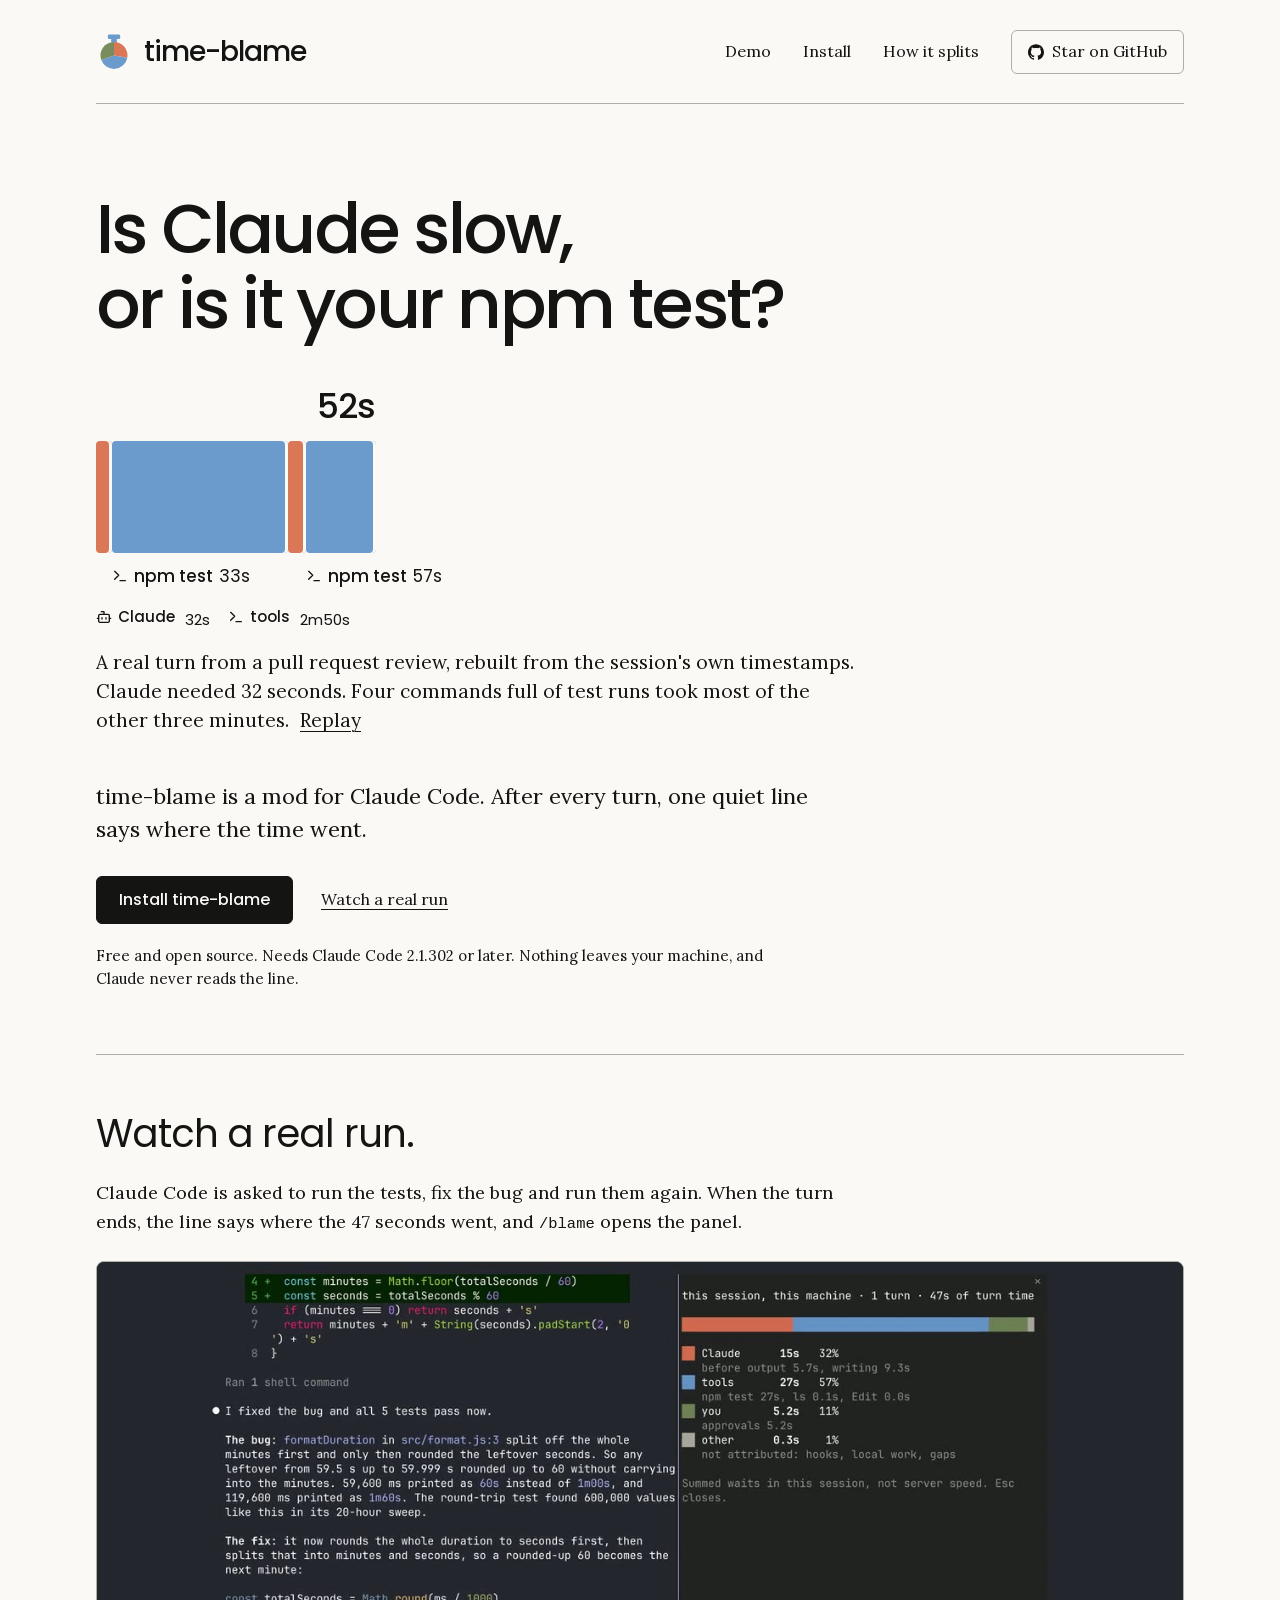
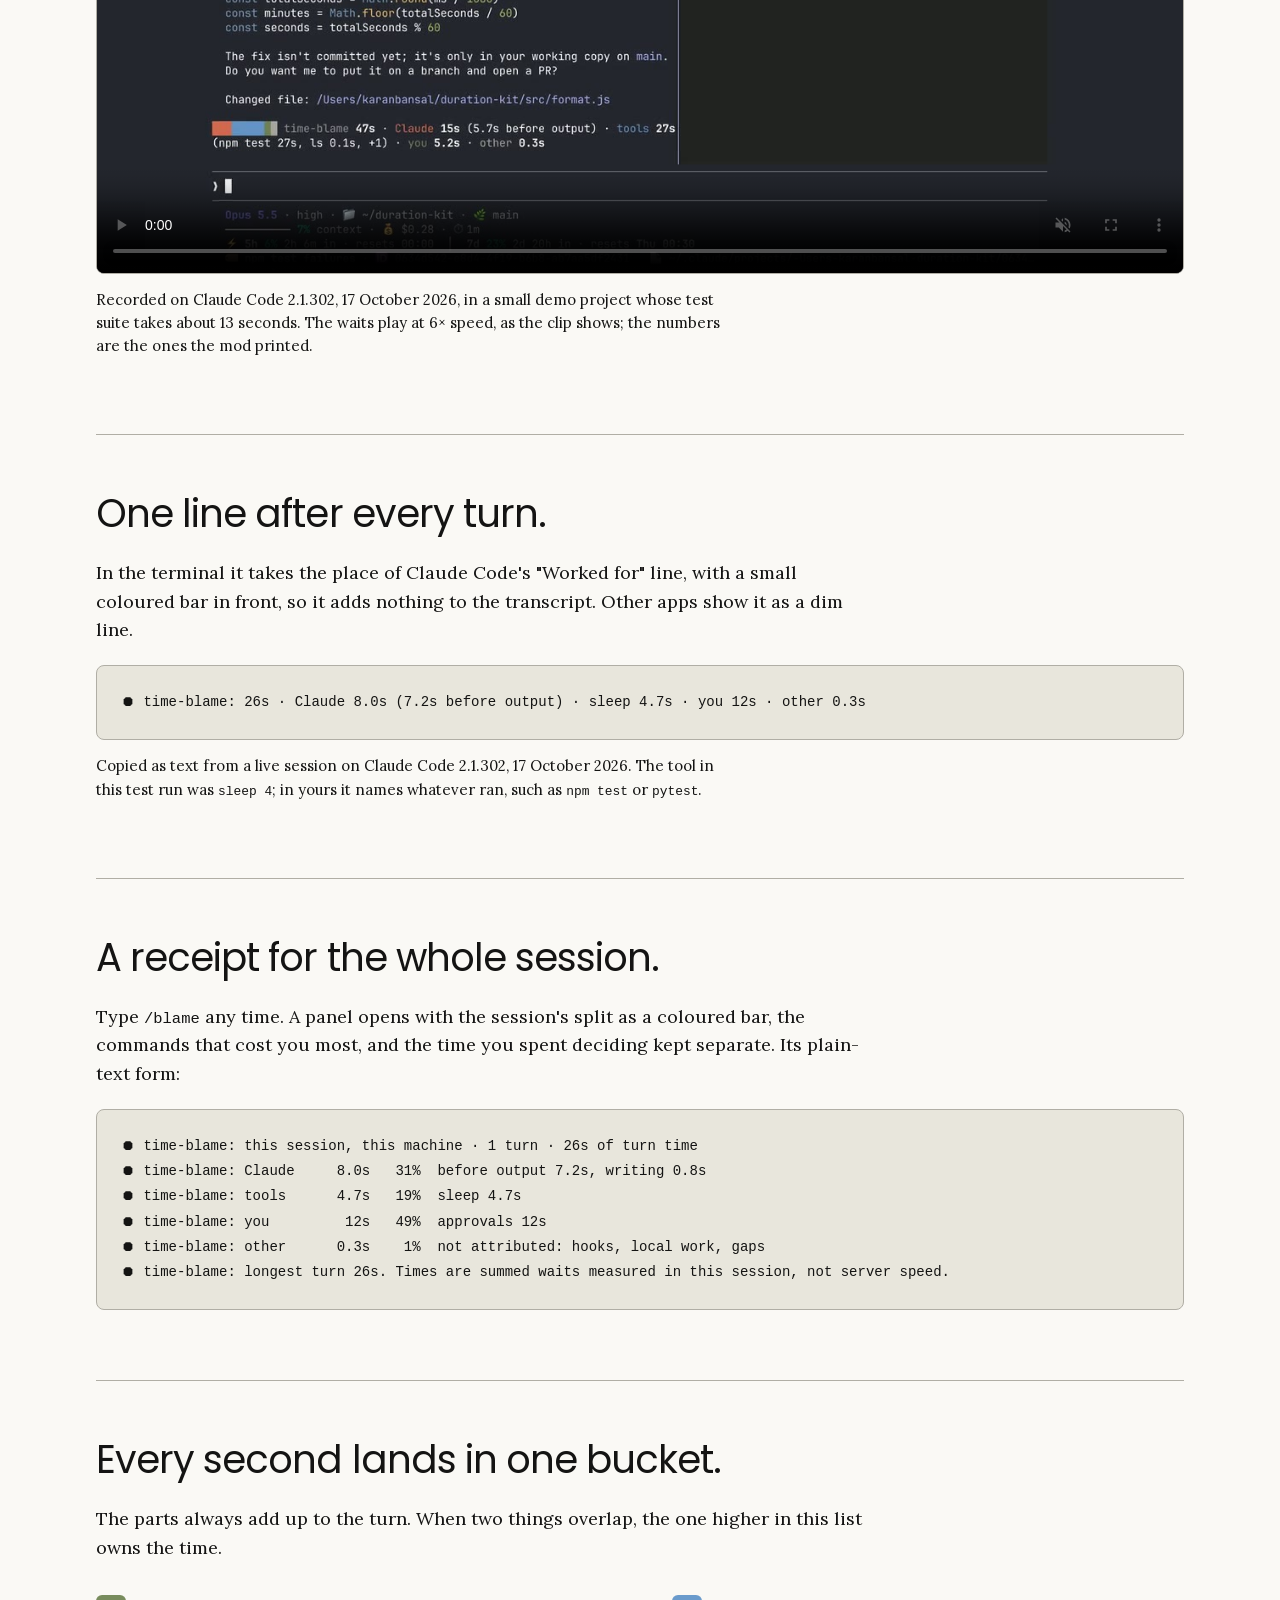
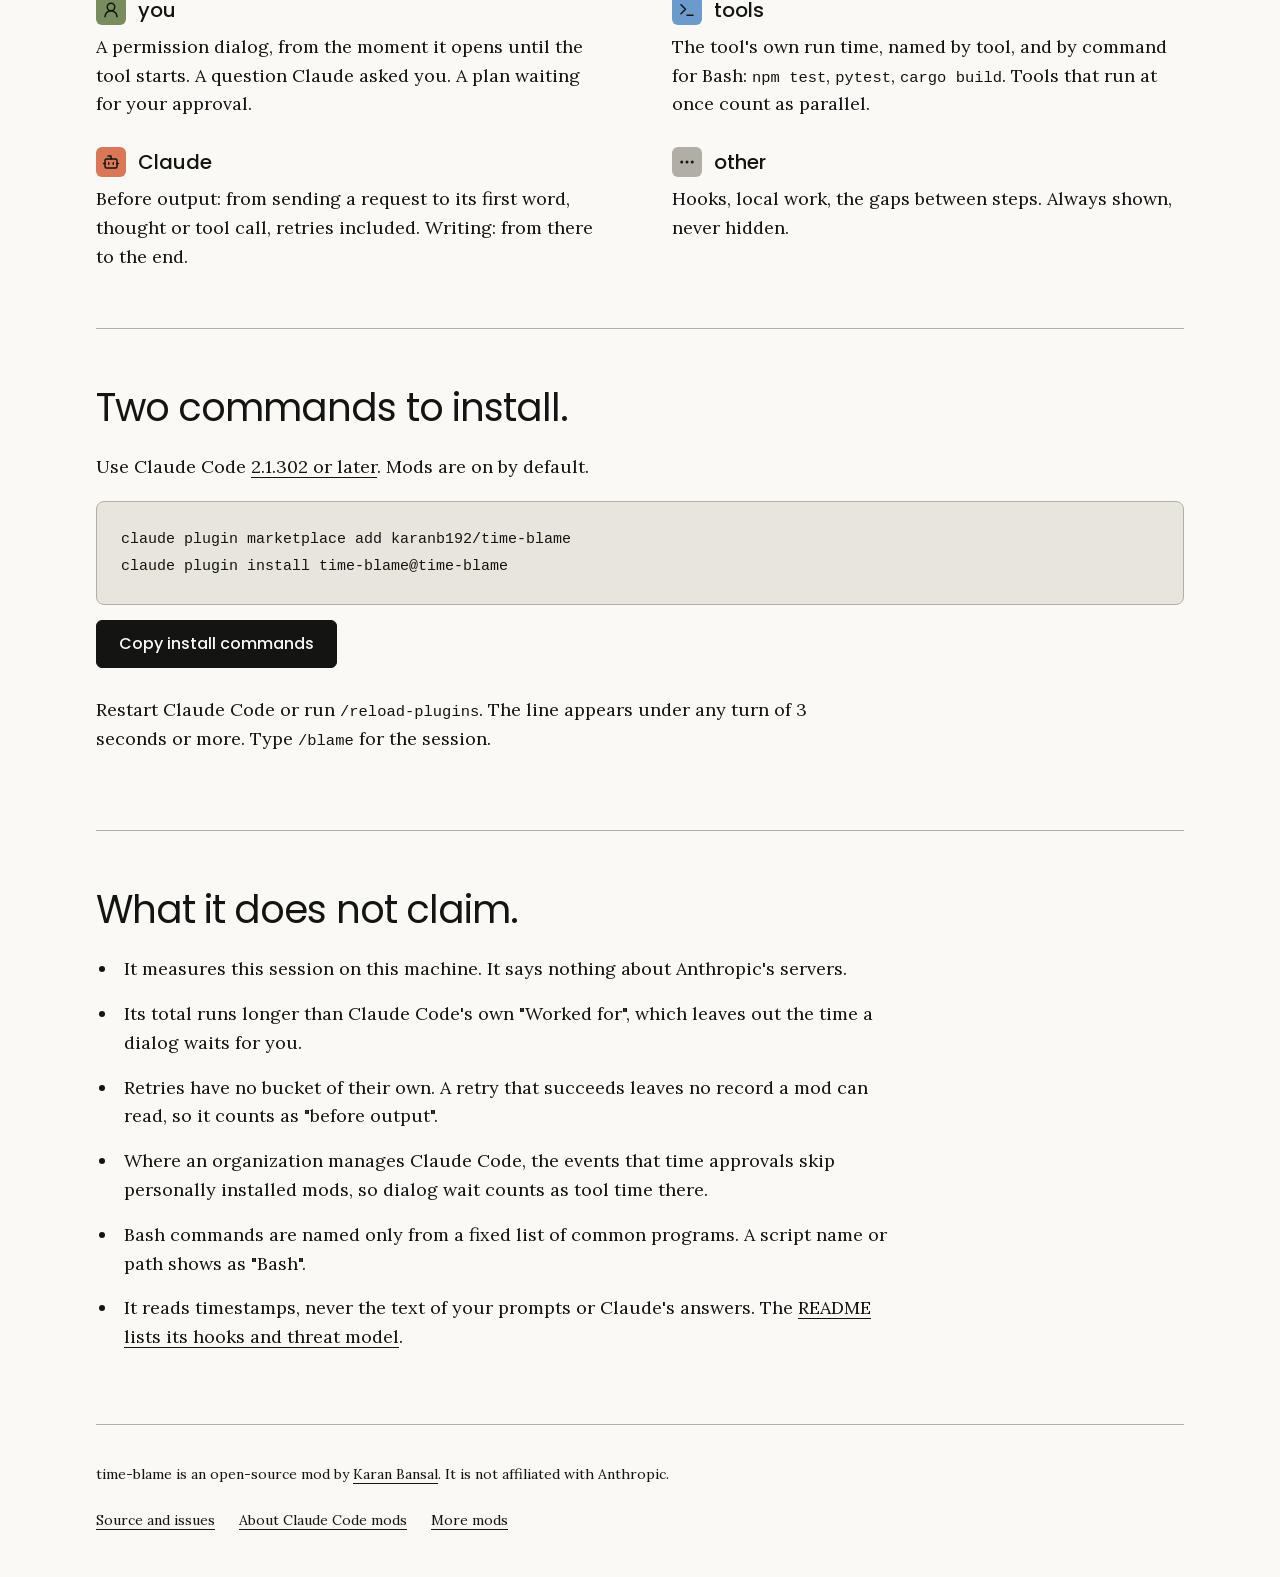
<file: site/index.html>
<!doctype html>
<html lang="en">
<head>
  <meta charset="utf-8">
  <meta name="viewport" content="width=device-width,initial-scale=1">
  <title>time-blame for Claude Code | Is Claude slow, or is it your npm test?</title>
  <meta name="description" content="time-blame is a Claude Code mod that splits every turn's time into Claude, your tools and you, and prints a /blame receipt for the session. Open source, nothing leaves your machine.">
  <meta name="theme-color" content="#faf9f5" media="(prefers-color-scheme: light)">
  <meta name="theme-color" content="#141413" media="(prefers-color-scheme: dark)">
  <link rel="canonical" href="https://timeblame.aidojo.si/">
  <meta property="og:title" content="time-blame for Claude Code">
  <meta property="og:description" content="Is Claude slow, or is it your npm test? One line after every turn says where the time went.">
  <meta property="og:url" content="https://timeblame.aidojo.si/">
  <meta property="og:type" content="website">
  <meta property="og:image" content="https://timeblame.aidojo.si/assets/social-1280x640.png">
  <meta property="og:image:width" content="1280">
  <meta property="og:image:height" content="640">
  <meta property="og:image:alt" content="time-blame for Claude Code. Is Claude slow, or is it your npm test?">
  <meta name="twitter:card" content="summary_large_image">
  <meta name="twitter:image" content="https://timeblame.aidojo.si/assets/social-1280x640.png">
  <meta name="twitter:image:alt" content="time-blame for Claude Code. Is Claude slow, or is it your npm test?">
  <link rel="icon" href="/favicon-32.png" sizes="32x32" type="image/png">
  <link rel="icon" href="/favicon.svg" sizes="any" type="image/svg+xml">
  <link rel="apple-touch-icon" href="/apple-touch-icon.png">
  <link rel="preload" href="fonts/poppins-medium-latin.woff2" as="font" type="font/woff2" crossorigin>
  <link rel="preload" href="fonts/lora-latin.woff2" as="font" type="font/woff2" crossorigin>
  <link rel="stylesheet" href="styles.css">
</head>
<body>
  <a class="skip-link" href="#main">Skip to content</a>
  <div class="page">
    <nav aria-label="Main navigation">
      <a class="wordmark" href="./" aria-label="time-blame home"><img src="favicon.svg" width="36" height="36" alt="">time-blame</a>
      <div class="nav-links"><a href="#watch">Demo</a><a href="#install">Install</a><a href="#buckets">How it splits</a><a class="github-link" href="https://github.com/karanb192/time-blame"><svg aria-hidden="true" focusable="false" xmlns="http://www.w3.org/2000/svg" width="16" height="16" viewBox="0 0 24 24"><path fill="currentColor" d="M12 .297c-6.63 0-12 5.373-12 12c0 5.303 3.438 9.8 8.205 11.385c.6.113.82-.258.82-.577c0-.285-.01-1.04-.015-2.04c-3.338.724-4.042-1.61-4.042-1.61C4.422 18.07 3.633 17.7 3.633 17.7c-1.087-.744.084-.729.084-.729c1.205.084 1.838 1.236 1.838 1.236c1.07 1.835 2.809 1.305 3.495.998c.108-.776.417-1.305.76-1.605c-2.665-.3-5.466-1.332-5.466-5.93c0-1.31.465-2.38 1.235-3.22c-.135-.303-.54-1.523.105-3.176c0 0 1.005-.322 3.3 1.23c.96-.267 1.98-.399 3-.405c1.02.006 2.04.138 3 .405c2.28-1.552 3.285-1.23 3.285-1.23c.645 1.653.24 2.873.12 3.176c.765.84 1.23 1.91 1.23 3.22c0 4.61-2.805 5.625-5.475 5.92c.42.36.81 1.096.81 2.22c0 1.606-.015 2.896-.015 3.286c0 .315.21.69.825.57C20.565 22.092 24 17.592 24 12.297c0-6.627-5.373-12-12-12"/></svg>Star on GitHub</a></div>
    </nav>
    <main id="main">
      <header>
        <h1>Is Claude slow,<br> or is it your npm test?</h1>
        <figure class="turn" aria-label="A real 3 minute 22 second turn from a pull request review: Claude 32 seconds in six short pieces, tools 2 minutes 50 seconds, almost all of it test runs">
          <div class="track" data-total="201.9">
            <output class="clock" aria-hidden="true">3m22s</output>
            <div class="turn-bar" aria-hidden="true"><div class="seg b-claude" data-start="0" data-end="2.9" style="left: 0.00%; width: 1.44%"></div><div class="seg b-tools" data-start="2.9" data-end="35.6" style="left: 1.44%; width: 16.20%"></div><div class="seg b-claude" data-start="35.6" data-end="39.0" style="left: 17.63%; width: 1.68%"></div><div class="seg b-tools" data-start="39.0" data-end="95.7" style="left: 19.32%; width: 28.08%"></div><div class="seg b-claude" data-start="95.7" data-end="100.2" style="left: 47.40%; width: 2.23%"></div><div class="seg b-tools" data-start="100.2" data-end="140.3" style="left: 49.63%; width: 19.86%"></div><div class="seg b-claude" data-start="140.3" data-end="146.5" style="left: 69.49%; width: 3.07%"></div><div class="seg b-tools" data-start="146.5" data-end="180.9" style="left: 72.56%; width: 17.04%"></div><div class="seg b-claude" data-start="180.9" data-end="188.6" style="left: 89.60%; width: 3.81%"></div><div class="seg b-tools" data-start="188.6" data-end="194.7" style="left: 93.41%; width: 3.02%"></div><div class="seg b-claude" data-start="194.7" data-end="201.9" style="left: 96.43%; width: 3.57%"></div></div>
            <div class="labels" aria-hidden="true"><span class="lab" data-start="2.9" style="left: 1.44%"><b><svg aria-hidden="true" focusable="false" xmlns="http://www.w3.org/2000/svg" viewBox="0 0 24 24"><path fill="none" stroke="currentColor" stroke-linecap="round" stroke-linejoin="round" stroke-width="2" d="M12 19h8M4 17l6-6l-6-6"/></svg>npm test</b> 33s</span><span class="lab" data-start="39.0" style="left: 19.32%"><b><svg aria-hidden="true" focusable="false" xmlns="http://www.w3.org/2000/svg" viewBox="0 0 24 24"><path fill="none" stroke="currentColor" stroke-linecap="round" stroke-linejoin="round" stroke-width="2" d="M12 19h8M4 17l6-6l-6-6"/></svg>npm test</b> 57s</span><span class="lab" data-start="100.2" style="left: 49.63%"><b><svg aria-hidden="true" focusable="false" xmlns="http://www.w3.org/2000/svg" viewBox="0 0 24 24"><path fill="none" stroke="currentColor" stroke-linecap="round" stroke-linejoin="round" stroke-width="2" d="M12 19h8M4 17l6-6l-6-6"/></svg>tests</b> 40s</span><span class="lab" data-start="146.5" style="left: 72.56%"><b><svg aria-hidden="true" focusable="false" xmlns="http://www.w3.org/2000/svg" viewBox="0 0 24 24"><path fill="none" stroke="currentColor" stroke-linecap="round" stroke-linejoin="round" stroke-width="2" d="M12 19h8M4 17l6-6l-6-6"/></svg>tests</b> 34s</span></div>
          </div>
          <div class="turn-key" aria-hidden="true">
            <span><b><svg aria-hidden="true" focusable="false" xmlns="http://www.w3.org/2000/svg" viewBox="0 0 24 24"><g fill="none" stroke="currentColor" stroke-linecap="round" stroke-linejoin="round" stroke-width="2"><path d="M12 8V4H8"/><rect width="16" height="12" x="4" y="8" rx="2"/><path d="M2 14h2m16 0h2m-7-1v2m-6-2v2"/></g></svg>Claude</b> 32s</span>
            <span><b><svg aria-hidden="true" focusable="false" xmlns="http://www.w3.org/2000/svg" viewBox="0 0 24 24"><path fill="none" stroke="currentColor" stroke-linecap="round" stroke-linejoin="round" stroke-width="2" d="M12 19h8M4 17l6-6l-6-6"/></svg>tools</b> 2m50s</span>
          </div>
          <figcaption>A real turn from a pull request review, rebuilt from the session's own timestamps. Claude needed 32 seconds. Four commands full of test runs took most of the other three minutes. <button type="button" class="replay" hidden>Replay</button></figcaption>
        </figure>
        <p class="lead">time-blame is a mod for Claude Code. After every turn, one quiet line says where the time went.</p>
        <div class="actions"><a class="button" href="#install">Install time-blame</a><a class="text-link" href="#watch">Watch a real run</a></div>
        <p class="fine-print">Free and open source. Needs Claude Code 2.1.302 or later. Nothing leaves your machine, and Claude never reads the line.</p>
      </header>

      <section aria-labelledby="watch">
        <h2 id="watch">Watch a real run.</h2>
        <p>Claude Code is asked to run the tests, fix the bug and run them again. When the turn ends, the line says where the 47 seconds went, and <code>/blame</code> opens the panel.</p>
        <video class="demo" controls muted loop playsinline preload="metadata" poster="assets/time-blame-demo-poster.jpg" aria-label="Screen recording of a Claude Code session ending with the time-blame line: Claude 15s, npm test 27s, you 5.2s, then the /blame panel">
          <source src="assets/time-blame-demo.mp4" type="video/mp4">
        </video>
        <p class="fine-print">Recorded on Claude Code 2.1.302, 17 October 2026, in a small demo project whose test suite takes about 13 seconds. The waits play at 6× speed, as the clip shows; the numbers are the ones the mod printed.</p>
      </section>

      <section aria-labelledby="line">
        <h2 id="line">One line after every turn.</h2>
        <p>In the terminal it takes the place of Claude Code's "Worked for" line, with a small coloured bar in front, so it adds nothing to the transcript. Other apps show it as a dim line.</p>
        <pre class="quote line"><code>⏺ time-blame: 26s · Claude 8.0s (7.2s before output) · sleep 4.7s · you 12s · other 0.3s</code></pre>
        <p class="fine-print">Copied as text from a live session on Claude Code 2.1.302, 17 October 2026. The tool in this test run was <code>sleep 4</code>; in yours it names whatever ran, such as <code>npm test</code> or <code>pytest</code>.</p>
      </section>

      <section aria-labelledby="receipt">
        <h2 id="receipt">A receipt for the whole session.</h2>
        <p>Type <code>/blame</code> any time. A panel opens with the session's split as a coloured bar, the commands that cost you most, and the time you spent deciding kept separate. Its plain-text form:</p>
        <pre class="quote"><code>⏺ time-blame: this session, this machine · 1 turn · 26s of turn time
⏺ time-blame: Claude     8.0s   31%  before output 7.2s, writing 0.8s
⏺ time-blame: tools      4.7s   19%  sleep 4.7s
⏺ time-blame: you         12s   49%  approvals 12s
⏺ time-blame: other      0.3s    1%  not attributed: hooks, local work, gaps
⏺ time-blame: longest turn 26s. Times are summed waits measured in this session, not server speed.</code></pre>
      </section>

      <section aria-labelledby="buckets">
        <h2 id="buckets">Every second lands in one bucket.</h2>
        <p>The parts always add up to the turn. When two things overlap, the one higher in this list owns the time.</p>
        <dl class="buckets">
          <div><dt><span class="sw b-you"><svg aria-hidden="true" focusable="false" xmlns="http://www.w3.org/2000/svg" viewBox="0 0 24 24"><g fill="none" stroke="currentColor" stroke-linecap="round" stroke-linejoin="round" stroke-width="2"><circle cx="12" cy="8" r="5"/><path d="M20 21a8 8 0 0 0-16 0"/></g></svg></span>you</dt><dd>A permission dialog, from the moment it opens until the tool starts. A question Claude asked you. A plan waiting for your approval.</dd></div>
          <div><dt><span class="sw b-tools"><svg aria-hidden="true" focusable="false" xmlns="http://www.w3.org/2000/svg" viewBox="0 0 24 24"><path fill="none" stroke="currentColor" stroke-linecap="round" stroke-linejoin="round" stroke-width="2" d="M12 19h8M4 17l6-6l-6-6"/></svg></span>tools</dt><dd>The tool's own run time, named by tool, and by command for Bash: <code>npm test</code>, <code>pytest</code>, <code>cargo build</code>. Tools that run at once count as parallel.</dd></div>
          <div><dt><span class="sw b-claude"><svg aria-hidden="true" focusable="false" xmlns="http://www.w3.org/2000/svg" viewBox="0 0 24 24"><g fill="none" stroke="currentColor" stroke-linecap="round" stroke-linejoin="round" stroke-width="2"><path d="M12 8V4H8"/><rect width="16" height="12" x="4" y="8" rx="2"/><path d="M2 14h2m16 0h2m-7-1v2m-6-2v2"/></g></svg></span>Claude</dt><dd>Before output: from sending a request to its first word, thought or tool call, retries included. Writing: from there to the end.</dd></div>
          <div><dt><span class="sw b-other"><svg aria-hidden="true" focusable="false" xmlns="http://www.w3.org/2000/svg" viewBox="0 0 24 24"><g fill="none" stroke="currentColor" stroke-linecap="round" stroke-linejoin="round" stroke-width="2"><circle cx="12" cy="12" r="1"/><circle cx="19" cy="12" r="1"/><circle cx="5" cy="12" r="1"/></g></svg></span>other</dt><dd>Hooks, local work, the gaps between steps. Always shown, never hidden.</dd></div>
        </dl>
      </section>

      <section aria-labelledby="install">
        <h2 id="install">Two commands to install.</h2>
        <p>Use Claude Code <a href="https://code.claude.com/docs/en/plugins/mods/overview#turn-mods-on-or-off">2.1.302 or later</a>. Mods are on by default.</p>
        <pre id="commands"><code>claude plugin marketplace add karanb192/time-blame
claude plugin install time-blame@time-blame</code></pre>
        <div class="copy-row"><button type="button" data-copy="commands">Copy install commands</button><span id="copy-status" role="status" class="fine-print"></span></div>
        <p>Restart Claude Code or run <code>/reload-plugins</code>. The line appears under any turn of 3 seconds or more. Type <code>/blame</code> for the session.</p>
      </section>

      <section id="limits">
        <h2>What it does not claim.</h2>
        <ul>
          <li>It measures this session on this machine. It says nothing about Anthropic's servers.</li>
          <li>Its total runs longer than Claude Code's own "Worked for", which leaves out the time a dialog waits for you.</li>
          <li>Retries have no bucket of their own. A retry that succeeds leaves no record a mod can read, so it counts as "before output".</li>
          <li>Where an organization manages Claude Code, the events that time approvals skip personally installed mods, so dialog wait counts as tool time there.</li>
          <li>Bash commands are named only from a fixed list of common programs. A script name or path shows as "Bash".</li>
          <li>It reads timestamps, never the text of your prompts or Claude's answers. The <a href="https://github.com/karanb192/time-blame#what-it-can-reach">README lists its hooks and threat model</a>.</li>
        </ul>
      </section>
    </main>
    <footer><p>time-blame is an open-source mod by <a href="https://github.com/karanb192">Karan Bansal</a>. It is not affiliated with Anthropic.</p><div><a href="https://github.com/karanb192/time-blame">Source and issues</a><a href="https://code.claude.com/docs/en/plugins/mods/overview">About Claude Code mods</a><a href="https://mods.aidojo.si/">More mods</a></div></footer>
  </div>
  <script>
    (() => {
      const track = document.querySelector('.track');
      if (!track) return;
      const segs = [...track.querySelectorAll('.seg')];
      const labs = [...track.querySelectorAll('.lab')];
      const clock = track.querySelector('.clock');
      const bar = track.querySelector('.turn-bar');
      const button = document.querySelector('.replay');
      const total = +track.dataset.total, speed = total / 6.5;
      let now = total;
      const fmt = s => {
        if (s < 10) return (Math.round(s * 10) / 10).toFixed(1) + 's';
        const r = Math.round(s);
        return r < 60 ? r + 's' : Math.floor(r / 60) + 'm' + String(r % 60).padStart(2, '0') + 's';
      };
      const draw = t => {
        now = t;
        for (const seg of segs) {
          const a = +seg.dataset.start, b = +seg.dataset.end;
          seg.style.width = (Math.min(Math.max(t - a, 0), b - a) / total * 100) + '%';
        }
        for (const lab of labs) lab.classList.toggle('on', t >= +lab.dataset.start);
        clock.textContent = fmt(t);
        const x = Math.max(clock.offsetWidth, bar.offsetWidth * t / total);
        clock.style.left = x + 'px';
      };
      const play = () => {
        const begin = performance.now();
        const tick = now => {
          const t = Math.min(total, (now - begin) / 1000 * speed);
          draw(t);
          if (t < total) requestAnimationFrame(tick);
        };
        requestAnimationFrame(tick);
      };
      const still = matchMedia('(prefers-reduced-motion: reduce)');
      const demo = document.querySelector('video.demo');
      if (demo && !still.matches) {
        new IntersectionObserver(entries => {
          for (const entry of entries) entry.isIntersecting ? demo.play().catch(() => {}) : demo.pause();
        }, { threshold: 0.5 }).observe(demo);
      }
      track.classList.add('live');
      button.hidden = false;
      button.addEventListener('click', play);
      if (still.matches) draw(total); else { draw(0); setTimeout(play, 350); }
      addEventListener('resize', () => draw(now));
    })();
    document.addEventListener('click', async (event) => {
      const button = event.target.closest('[data-copy]');
      if (!button) return;
      const status = document.getElementById('copy-status');
      button.disabled = true;
      try {
        await navigator.clipboard.writeText(document.getElementById(button.dataset.copy).textContent.trim());
        status.textContent = 'Copied. Paste into your terminal.';
      } catch {
        status.textContent = 'Could not copy. Select and copy the commands above.';
      } finally {
        button.disabled = false;
      }
    });
  </script>
</body>
</html>
</file>
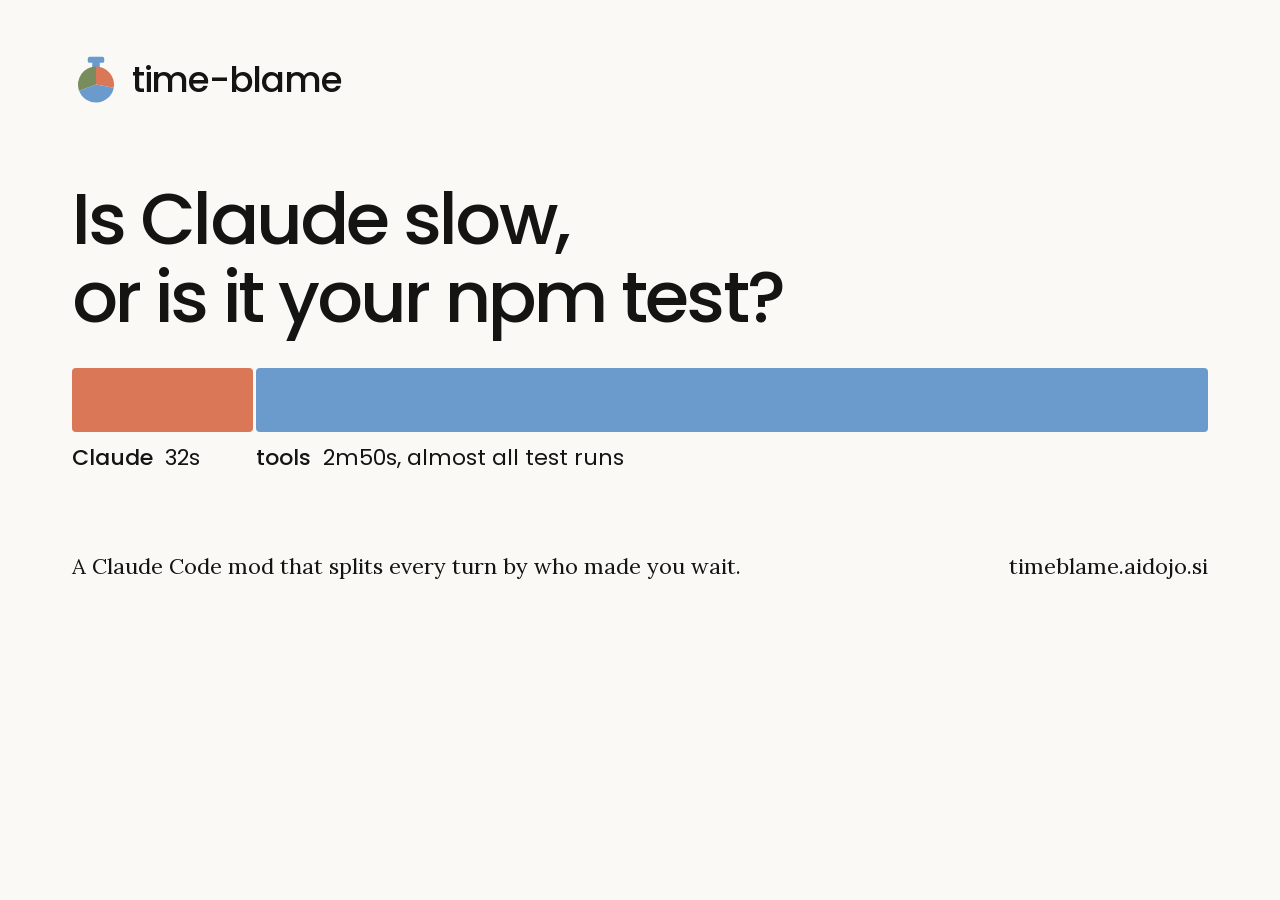
<file: site/social-card.html>
<!doctype html>
<html lang="en" data-theme="light">
<head>
  <meta charset="utf-8">
  <meta name="robots" content="noindex">
  <title>time-blame social preview artwork</title>
  <link rel="stylesheet" href="styles.css">
  <style>
    body { width: 1280px; height: 640px; padding: 56px 72px; display: flex; flex-direction: column; }
    .wordmark { font-size: 36px; }
    .wordmark img { width: 48px; height: 48px; }
    h1 { font-size: 72px; max-width: none; margin: auto 0 32px; }
    .card-bar { display: grid; grid-template-columns: 16fr 84fr; gap: 3px; height: 64px; }
    .cseg { border-radius: 4px; }
    .card-key { display: grid; grid-template-columns: 16fr 84fr; gap: 3px; margin: 12px 0 auto; font: 400 22px/1.3 var(--heading); }
    .card-key b { font-weight: 500; margin-right: 6px; }
    .caption { display: flex; justify-content: space-between; color: var(--muted); font-size: 22px; }
  </style>
</head>
<body>
  <div class="wordmark"><img src="favicon.svg" width="48" height="48" alt="">time-blame</div>
  <h1>Is Claude slow,<br>or is it your npm test?</h1>
  <div class="card-bar" aria-hidden="true">
    <div class="cseg b-claude"></div><div class="cseg b-tools"></div>
  </div>
  <div class="card-key" aria-hidden="true"><span><b>Claude</b> 32s</span><span><b>tools</b> 2m50s, almost all test runs</span></div>
  <div class="caption"><span>A Claude Code mod that splits every turn by who made you wait.</span><span>timeblame.aidojo.si</span></div>
</body>
</html>
</file>
<file: site/styles.css>
@font-face {
  font-family: "Poppins";
  src: url("fonts/poppins-regular-latin.woff2") format("woff2");
  font-style: normal;
  font-weight: 400;
  font-display: swap;
}

@font-face {
  font-family: "Poppins";
  src: url("fonts/poppins-medium-latin.woff2") format("woff2");
  font-style: normal;
  font-weight: 500;
  font-display: swap;
}

@font-face {
  font-family: "Lora";
  src: url("fonts/lora-latin.woff2") format("woff2");
  font-style: normal;
  font-weight: 400 700;
  font-display: swap;
}

:root {
  color-scheme: light dark;
  --paper: #faf9f5;
  --ink: #141413;
  --muted: #141413;
  --line: #b0aea5;
  --well: #e8e6dc;
  --accent: #d97757;
  --title-accent: #c15f3c;
  --claude: #d97757;
  --tools: #6a9bcc;
  --you: #788c5d;
  --other: #b0aea5;
  --on-bucket: #141413;
  --body: "Lora", Georgia, serif;
  --heading: "Poppins", Arial, sans-serif;
  scrollbar-color: var(--muted) var(--paper);
}

* { box-sizing: border-box; }
html { scroll-behavior: smooth; }
body { margin: 0; background: var(--paper); color: var(--ink); font: 18px/1.6 var(--body); }
::selection { background: var(--tools); color: #141413; }
:focus-visible { outline: 2px solid var(--ink); outline-offset: 5px; }
a { color: inherit; text-underline-offset: 4px; text-decoration-thickness: 1px; }
a:hover { text-decoration-color: var(--accent); text-decoration-thickness: 2px; }
.page { max-width: 1168px; margin: auto; padding: 0 40px; }
.skip-link { position: absolute; left: 24px; top: -80px; background: var(--ink); color: var(--paper); padding: 12px; z-index: 1; }
.skip-link:focus { top: 12px; }
.skip-link:hover { color: var(--paper); }
nav { display: flex; justify-content: space-between; align-items: center; gap: 24px; min-height: 104px; border-bottom: 1px solid var(--line); }
.wordmark { display: inline-flex; align-items: center; gap: 12px; font: 500 28px/1.2 var(--heading); letter-spacing: -.035em; text-decoration: none; white-space: nowrap; }
.wordmark img { width: 36px; height: 36px; flex-shrink: 0; border: 0; border-radius: 0; }
.nav-links { display: flex; gap: 32px; font-size: 16px; }
.nav-links a { display: flex; align-items: center; min-height: 44px; text-decoration: none; }
.nav-links a:hover { text-decoration: underline; text-decoration-color: var(--accent); }
.github-link { gap: 8px; white-space: nowrap; border: 1px solid var(--line); border-radius: 6px; padding: 8px 16px; }
.nav-links .github-link:hover { background: var(--well); border-color: var(--ink); text-decoration: none; }
.github-link svg { flex-shrink: 0; }
header { padding: 88px 0 64px; }
h1, h2 { font-family: var(--heading); font-weight: 400; text-wrap: balance; }
h1 { font-size: clamp(44px, 5.4vw, 76px); font-weight: 500; line-height: 1.08; letter-spacing: -.04em; margin: 0 0 48px; }
h2 { font-size: clamp(30px, 3vw, 40px); line-height: 1.2; letter-spacing: -.025em; margin: 0 0 22px; }
h2[id] { scroll-margin-top: 28px; }
p { max-width: 70ch; margin: 0 0 20px; }
.lead { max-width: 58ch; font-size: 22px; line-height: 1.5; color: var(--muted); }
.actions { display: flex; gap: 28px; align-items: center; flex-wrap: wrap; margin: 30px 0 20px; }
.button, button { display: inline-flex; align-items: center; justify-content: center; min-height: 48px; padding: 10px 22px; border: 1px solid var(--ink); border-radius: 6px; background: var(--ink); color: var(--paper); text-decoration: none; font: 500 16px/1.5 var(--heading); cursor: pointer; }
.button:hover, button:hover { background: var(--well); border-color: var(--ink); color: var(--ink); }
button:disabled { opacity: .65; cursor: wait; }
.text-link { display: inline-flex; align-items: center; gap: 12px; min-height: 48px; font-size: 16px; }
.fine-print, figcaption { color: var(--muted); font-size: 15px; line-height: 1.55; }
header .fine-print { max-width: 76ch; margin-bottom: 0; }
section { padding: 56px 0; border-top: 1px solid var(--line); scroll-margin-top: 28px; }
.grid { display: grid; grid-template-columns: 1fr 1fr; gap: 64px; }
.grid p:last-child { margin-bottom: 0; }
figure { margin: 28px 0 0; }
img { display: block; width: 100%; height: auto; border: 1px solid var(--line); border-radius: 8px; }
figcaption { max-width: 90ch; margin-top: 14px; }
details { margin-top: 24px; }
summary { width: fit-content; padding: 10px 0; cursor: pointer; text-decoration: underline; text-underline-offset: 4px; }
summary:hover { text-decoration-color: var(--accent); text-decoration-thickness: 2px; }
pre { background: var(--well); padding: 24px; border: 1px solid var(--line); border-radius: 8px; white-space: pre-wrap; overflow-wrap: anywhere; font: 15px/1.8 ui-monospace, monospace; }
code { font-family: ui-monospace, monospace; font-size: .86em; overflow-wrap: anywhere; }
pre code { font-size: inherit; }
.copy-row { display: flex; align-items: center; gap: 16px; flex-wrap: wrap; margin-bottom: 28px; }
ul { padding-left: 22px; max-width: 72ch; margin-bottom: 0; }
li { padding-left: 6px; margin: 16px 0; }
footer { border-top: 1px solid var(--line); padding: 32px 0 40px; color: var(--muted); font-size: 14px; }
footer p { margin-bottom: 12px; }
footer div { display: flex; flex-wrap: wrap; gap: 24px; }
footer a { display: inline-block; padding-block: 6px; }

.turn { margin: 0 0 44px; }
.track { position: relative; padding-top: 52px; }
.clock { position: absolute; top: 0; left: 100%; transform: translateX(-100%); font: 500 34px/1 var(--heading); letter-spacing: -.02em; font-variant-numeric: tabular-nums; white-space: nowrap; }
.turn-bar { position: relative; height: clamp(72px, 9vw, 112px); }
.seg { position: absolute; top: 0; bottom: 0; border-radius: 4px; box-shadow: inset -3px 0 0 var(--paper); }
.labels { position: relative; height: 30px; margin-top: 12px; }
.lab { position: absolute; top: 0; display: inline-flex; gap: 6px; white-space: nowrap; font: 400 17px/1.3 var(--heading); }
.lab b { display: inline-flex; align-items: center; gap: 6px; font-weight: 500; }
.lab svg, .turn-key svg { width: 16px; height: 16px; }
.live .lab { opacity: 0; transition: opacity .25s; }
.live .lab.on { opacity: 1; }
.turn-key { display: flex; gap: 6px 18px; flex-wrap: wrap; margin-top: 12px; font: 400 15px/1.3 var(--heading); }
.turn-key b { display: inline-flex; align-items: center; gap: 6px; font-weight: 500; margin-right: 6px; }
.turn figcaption { margin-top: 18px; font-size: 19px; color: var(--ink); max-width: 64ch; }
.replay { min-height: 0; padding: 0; margin-left: 6px; border: 0; background: none; color: inherit; font: inherit; text-decoration: underline; text-underline-offset: 4px; text-decoration-thickness: 1px; }
.replay:hover { background: none; color: inherit; text-decoration-color: var(--tools); text-decoration-thickness: 2px; }
video.demo { display: block; width: 100%; height: auto; margin: 24px 0 14px; border: 1px solid var(--line); border-radius: 8px; background: #24272e; }
pre.quote { white-space: pre; overflow-x: auto; overflow-wrap: normal; font-size: 14px; }
pre.quote.line { white-space: pre-wrap; overflow-wrap: anywhere; }
.split { margin-top: 28px; }
.b-claude { background: var(--claude); }
.b-tools { background: var(--tools); }
.b-you { background: var(--you); }
.b-other { background: var(--other); }
.buckets { display: grid; grid-template-columns: 1fr 1fr; gap: 28px 64px; margin: 32px 0 0; }
.buckets dt { display: flex; align-items: center; gap: 12px; font: 500 20px/1.3 var(--heading); margin-bottom: 8px; }
.buckets dd { margin: 0; }
.sw { display: inline-grid; place-items: center; width: 30px; height: 30px; border-radius: 6px; flex-shrink: 0; color: var(--on-bucket); }
.sw svg { width: 18px; height: 18px; }

@media (max-width: 700px) {
  .page { padding-inline: 24px; }
  .buckets { grid-template-columns: 1fr; }
  .labels { display: none; }
  .turn-key { display: flex; }
  .clock { font-size: 26px; }
  .track { padding-top: 40px; }
  pre.quote { font-size: 12px; }
  nav { min-height: 88px; gap: 16px; }
  .wordmark { font-size: 26px; }
  .nav-links { gap: 18px; font-size: 14px; }
  header { padding: 56px 0 44px; }
  h1 { font-size: clamp(42px, 7.5vw, 56px); }
  .lead { font-size: 20px; }
  .actions { gap: 12px 24px; }
  .grid { grid-template-columns: 1fr; gap: 40px; }
  section { padding-block: 40px; }
  pre { padding: 18px; font-size: 13px; }
}

@media (max-width: 700px) {
  .page { padding-inline: 18px; }
  nav { flex-wrap: wrap; gap: 0; padding-block: 18px 10px; }
  .nav-links { width: 100%; justify-content: space-between; gap: 12px; font-size: 13px; }
  .nav-links a { white-space: nowrap; }
  .github-link { padding-inline: 10px; }
}

@media (prefers-reduced-motion: reduce) {
  html { scroll-behavior: auto; }
  .live .lab { transition: none; }
}

:root[data-theme="light"] { color-scheme: light; }

@media (prefers-color-scheme: dark) {
  :root:not([data-theme="light"]) {
    --paper: #141413;
    --ink: #faf9f5;
    --muted: #b0aea5;
    --line: #b0aea5;
    --well: #141413;
    --title-accent: #d97757;
  }
}
</file>
